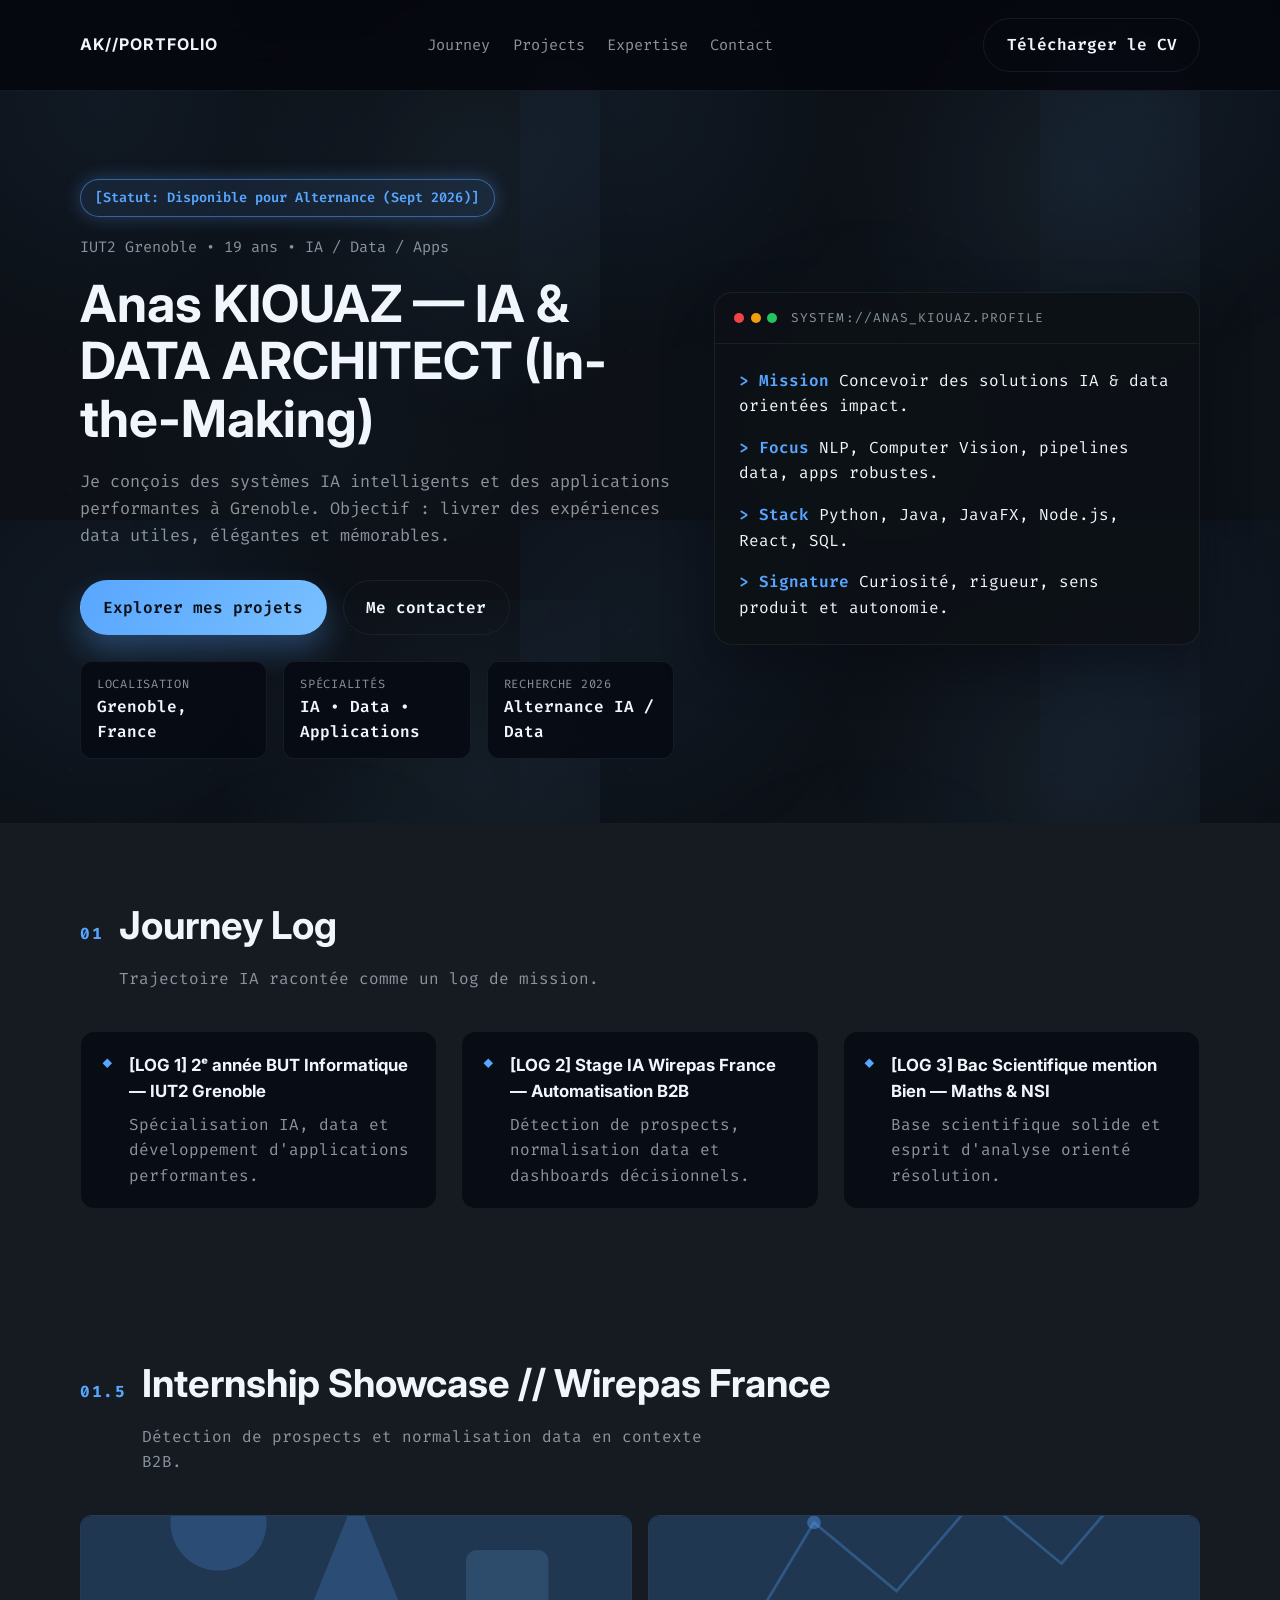
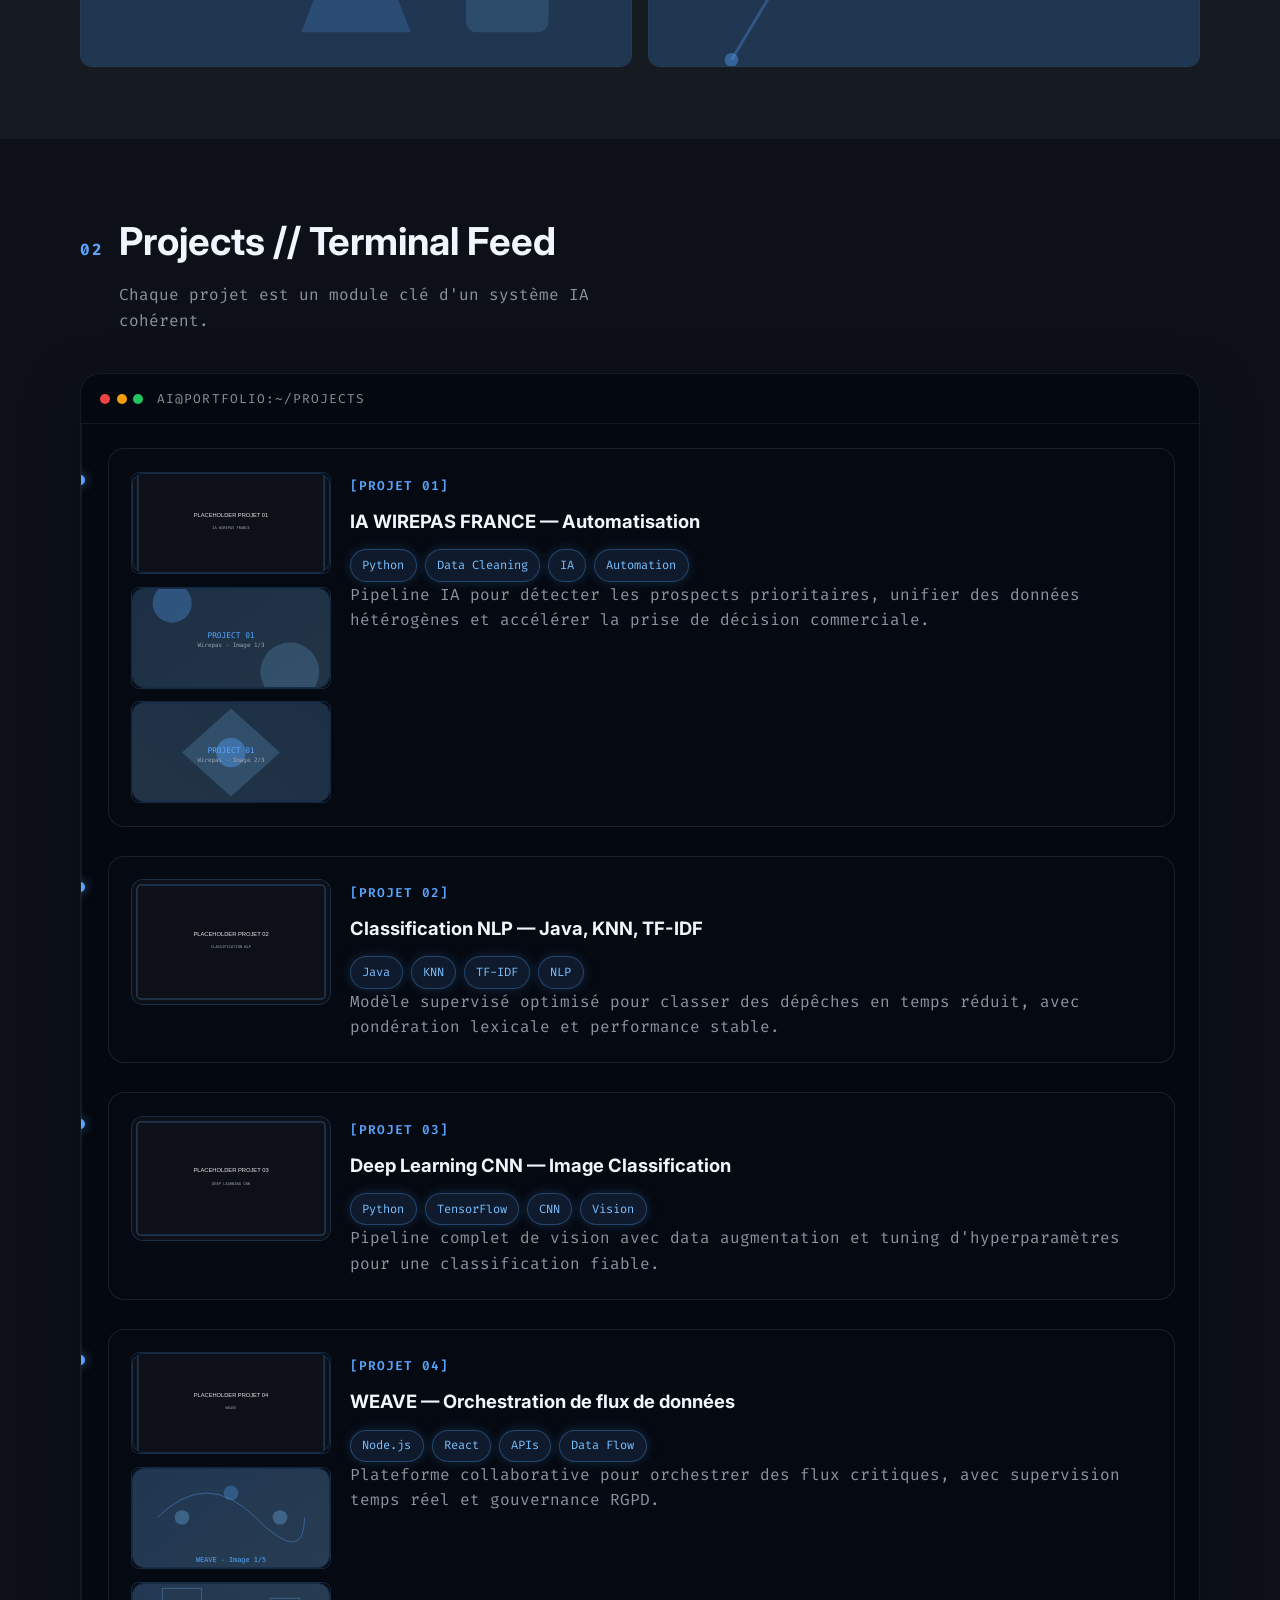
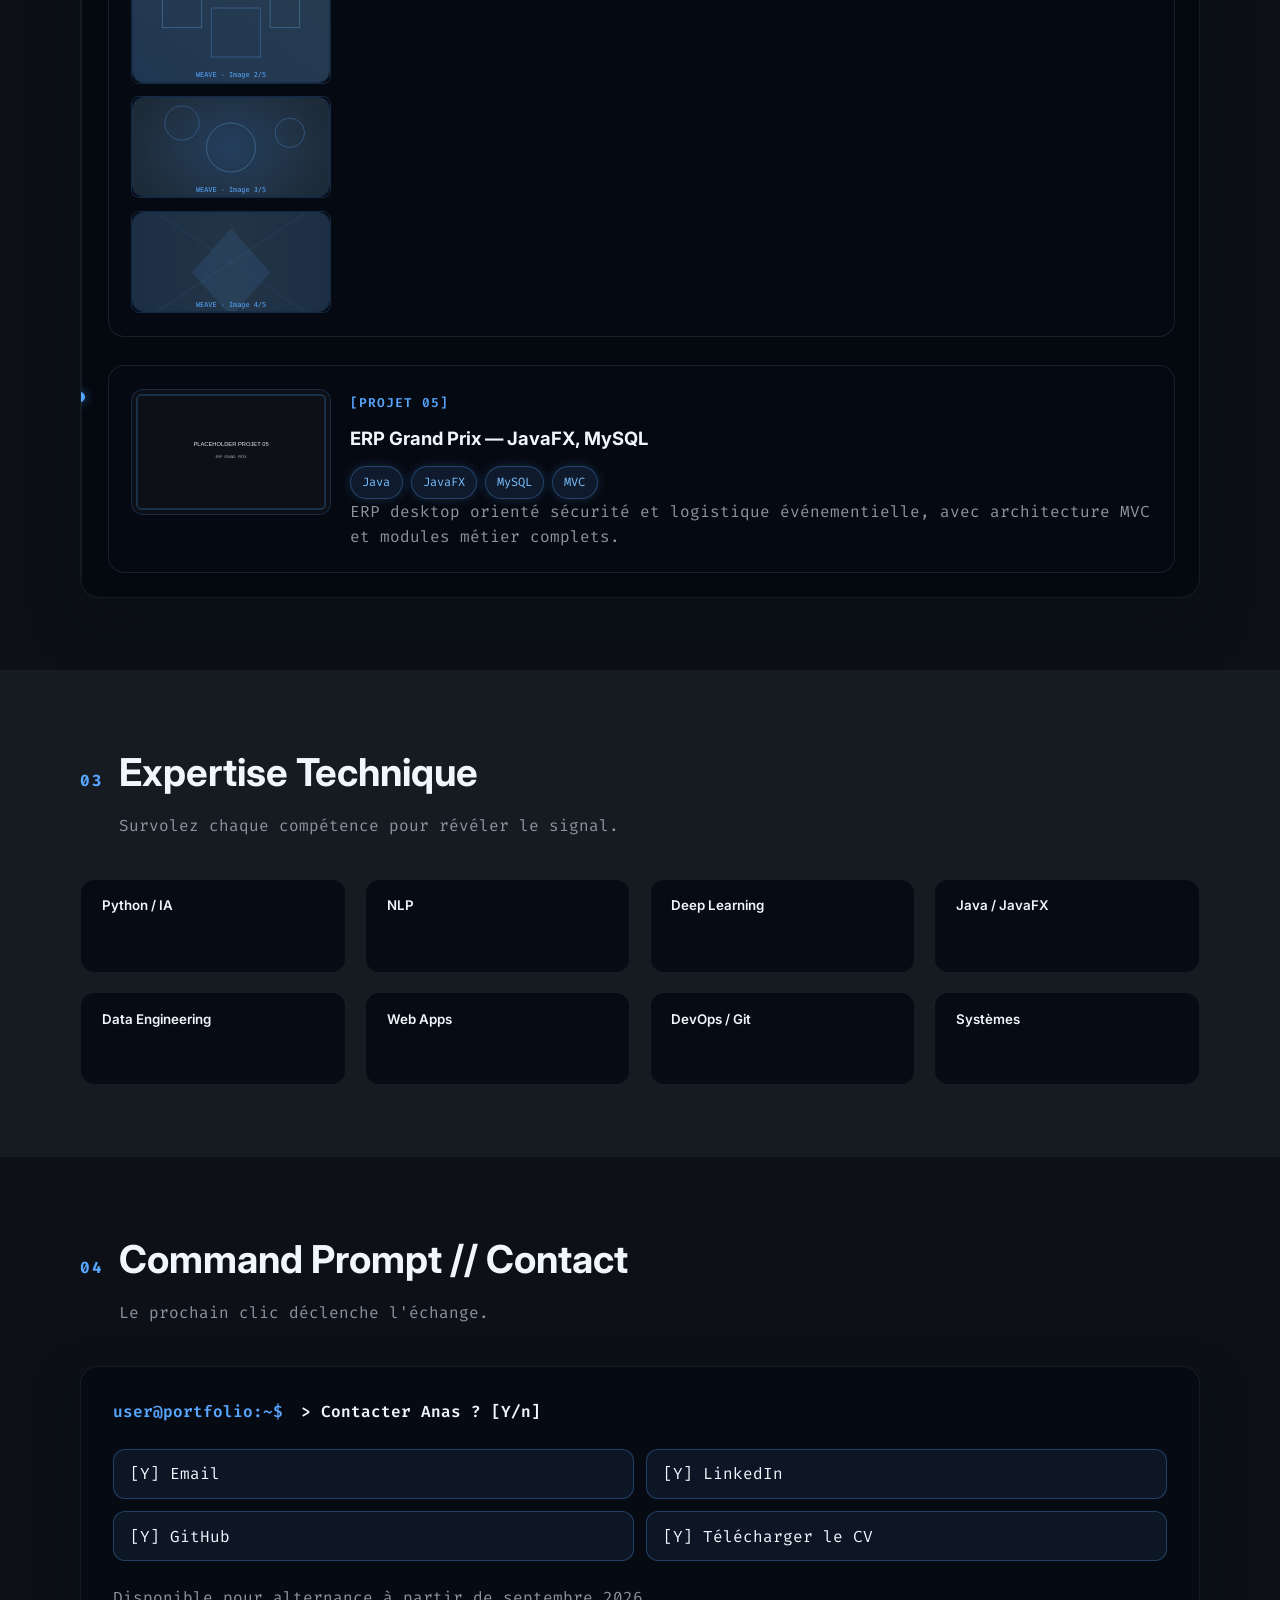
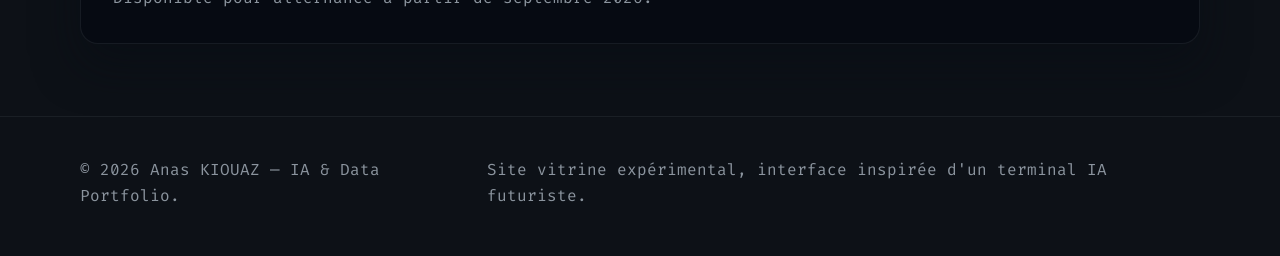
<file: index.html>
<!DOCTYPE html>
<html lang="fr">
  <head>
    <meta charset="UTF-8" />
    <meta name="viewport" content="width=device-width, initial-scale=1" />
    <title>Anas KIOUAZ — IA &amp; DATA ARCHITECT</title>
    <meta
      name="description"
      content="Portfolio futuriste d'Anas KIOUAZ, développeur IA, data et applications à Grenoble. Disponible pour une alternance en septembre 2026."
    />
    <link rel="preconnect" href="https://fonts.googleapis.com" />
    <link rel="preconnect" href="https://fonts.gstatic.com" crossorigin />
    <link
      href="https://fonts.googleapis.com/css2?family=Fira+Code:wght@400;500;600&family=Inter:wght@400;500;600;700&family=Roboto+Mono:wght@400;500;600&display=swap"
      rel="stylesheet"
    />
    <link rel="stylesheet" href="styles.css" />
  </head>
  <body>
    <header class="site-header">
      <div class="container nav">
        <a class="logo" href="#top">AK//portfolio</a>
        <nav class="nav-links">
          <a href="#journey">Journey</a>
          <a href="#projects">Projects</a>
          <a href="#expertise">Expertise</a>
          <a href="#contact">Contact</a>
        </nav>
        <a
          class="btn btn-outline"
          href="Anas_KIOUAZ_CV.txt"
          download="Anas_KIOUAZ_CV.txt"
          >Télécharger le CV</a>
      </div>
    </header>

    <main id="top">
      <section class="hero">
        <div class="container hero-grid">
          <div class="hero-content">
            <span class="status-pill">[Statut: Disponible pour Alternance (Sept 2026)]</span>
            <p class="hero-eyebrow">IUT2 Grenoble • 19 ans • IA / Data / Apps</p>
            <h1 class="hero-title">
              Anas KIOUAZ — IA &amp; DATA ARCHITECT (In-the-Making)
            </h1>
            <p class="hero-lead">
              Je conçois des systèmes IA intelligents et des applications
              performantes à Grenoble. Objectif : livrer des expériences data
              utiles, élégantes et mémorables.
            </p>
            <div class="cta-group">
              <a class="btn" href="#projects">Explorer mes projets</a>
              <a class="btn btn-outline" href="#contact">Me contacter</a>
            </div>
            <div class="hero-meta">
              <div class="meta-card">
                <span class="meta-label">Localisation</span>
                <span class="meta-value">Grenoble, France</span>
              </div>
              <div class="meta-card">
                <span class="meta-label">Spécialités</span>
                <span class="meta-value">IA • Data • Applications</span>
              </div>
              <div class="meta-card">
                <span class="meta-label">Recherche 2026</span>
                <span class="meta-value">Alternance IA / Data</span>
              </div>
            </div>
          </div>
          <div class="terminal-card">
            <div class="terminal-header">
              <div class="terminal-dots">
                <span></span><span></span><span></span>
              </div>
              <span>system://anas_kiouaz.profile</span>
            </div>
            <div class="terminal-body">
              <p><span class="terminal-label">&gt; Mission</span> Concevoir des solutions IA &amp; data orientées impact.</p>
              <p><span class="terminal-label">&gt; Focus</span> NLP, Computer Vision, pipelines data, apps robustes.</p>
              <p><span class="terminal-label">&gt; Stack</span> Python, Java, JavaFX, Node.js, React, SQL.</p>
              <p><span class="terminal-label">&gt; Signature</span> Curiosité, rigueur, sens produit et autonomie.</p>
            </div>
          </div>
        </div>
      </section>

      <section id="journey" class="section journey">
        <div class="container">
          <div class="section-header">
            <span class="section-index">01</span>
            <div>
              <h2>Journey Log</h2>
              <p class="section-subtitle">Trajectoire IA racontée comme un log de mission.</p>
            </div>
          </div>
          <div class="log-list">
            <div class="log-item">
              <span class="log-icon">◆</span>
              <div>
                <h3>[LOG 1] 2ᵉ année BUT Informatique — IUT2 Grenoble</h3>
                <p>Spécialisation IA, data et développement d'applications performantes.</p>
              </div>
            </div>
            <div class="log-item">
              <span class="log-icon">◆</span>
              <div>
                <h3>[LOG 2] Stage IA Wirepas France — Automatisation B2B</h3>
                <p>Détection de prospects, normalisation data et dashboards décisionnels.</p>
              </div>
            </div>
            <div class="log-item">
              <span class="log-icon">◆</span>
              <div>
                <h3>[LOG 3] Bac Scientifique mention Bien — Maths &amp; NSI</h3>
                <p>Base scientifique solide et esprit d'analyse orienté résolution.</p>
              </div>
            </div>
          </div>
        </div>
      </section>


       <section id="stage" class="section expertise">
         <div class="container">
           <div class="section-header">
             <span class="section-index">01.5</span>
             <div>
               <h2>Internship Showcase // Wirepas France</h2>
               <p class="section-subtitle">Détection de prospects et normalisation data en contexte B2B.</p>
             </div>
           </div>
           <div class="stage-gallery">
             <div class="stage-image">
               <img src="assets/placeholder_stage_01.svg" alt="Stage Wirepas - Image 1"/>
             </div>
             <div class="stage-image">
               <img src="assets/placeholder_stage_02.svg" alt="Stage Wirepas - Image 2"/>
             </div>
           </div>
         </div>
       </section>
      <section id="projects" class="section projects">
        <div class="container">
          <div class="section-header">
            <span class="section-index">02</span>
            <div>
              <h2>Projects // Terminal Feed</h2>
              <p class="section-subtitle">Chaque projet est un module clé d'un système IA cohérent.</p>
            </div>
          </div>
          <div class="terminal projects-terminal">
            <div class="terminal-header">
              <div class="terminal-dots">
                <span></span><span></span><span></span>
              </div>
              <span>ai@portfolio:~/projects</span>
            </div>
            <div class="terminal-body project-list">
              <article class="project-entry">
                <div class="project-media">
                  <div class="project-gallery">
                    <div class="gallery-image">
                      <img src="assets/placeholder_projets_01.svg" alt="Wirepas - Image 1"/>
                    </div>
                    <div class="gallery-image">
                      <img src="assets/placeholder_projets_01a.svg" alt="Wirepas - Image 2"/>
                    </div>
                    <div class="gallery-image">
                      <img src="assets/placeholder_projets_01b.svg" alt="Wirepas - Image 3"/>
                    </div>
                  </div>
                </div>
                <div class="project-content">
                  <span class="project-index">[PROJET 01]</span>
                  <h3>IA WIREPAS FRANCE — Automatisation</h3>
                  <div class="project-tags">
                    <span>Python</span><span>Data Cleaning</span><span>IA</span><span>Automation</span>
                  </div>
                  <p>
                    Pipeline IA pour détecter les prospects prioritaires, unifier des
                    données hétérogènes et accélérer la prise de décision commerciale.
                  </p>
                </div>
              </article>

              <article class="project-entry">
                <div class="project-media">
                  <img
                    src="assets/placeholder_projets_02.svg"
                    alt="Projet Classification NLP"
                  />
                </div>
                <div class="project-content">
                  <span class="project-index">[PROJET 02]</span>
                  <h3>Classification NLP — Java, KNN, TF-IDF</h3>
                  <div class="project-tags">
                    <span>Java</span><span>KNN</span><span>TF-IDF</span><span>NLP</span>
                  </div>
                  <p>
                    Modèle supervisé optimisé pour classer des dépêches en temps
                    réduit, avec pondération lexicale et performance stable.
                  </p>
                </div>
              </article>

              <article class="project-entry">
                <div class="project-media">
                  <img
                    src="assets/placeholder_projets_03.svg"
                    alt="Projet Deep Learning CNN"
                  />
                </div>
                <div class="project-content">
                  <span class="project-index">[PROJET 03]</span>
                  <h3>Deep Learning CNN — Image Classification</h3>
                  <div class="project-tags">
                    <span>Python</span><span>TensorFlow</span><span>CNN</span><span>Vision</span>
                  </div>
                  <p>
                    Pipeline complet de vision avec data augmentation et tuning
                    d'hyperparamètres pour une classification fiable.
                  </p>
                </div>
              </article>

              <article class="project-entry">
                <div class="project-media">
                  <div class="project-gallery">
                    <div class="gallery-image">
                      <img src="assets/placeholder_projets_04.svg" alt="WEAVE - Image 1"/>
                    </div>
                    <div class="gallery-image">
                      <img src="assets/placeholder_projets_04a.svg" alt="WEAVE - Image 2"/>
                    </div>
                    <div class="gallery-image">
                      <img src="assets/placeholder_projets_04b.svg" alt="WEAVE - Image 3"/>
                    </div>
                    <div class="gallery-image">
                      <img src="assets/placeholder_projets_04c.svg" alt="WEAVE - Image 4"/>
                    </div>
                    <div class="gallery-image">
                      <img src="assets/placeholder_projets_04d.svg" alt="WEAVE - Image 5"/>
                    </div>
                  </div>
                </div>
                <div class="project-content">
                  <span class="project-index">[PROJET 04]</span>
                  <h3>WEAVE — Orchestration de flux de données</h3>
                  <div class="project-tags">
                    <span>Node.js</span><span>React</span><span>APIs</span><span>Data Flow</span>
                  </div>
                  <p>
                    Plateforme collaborative pour orchestrer des flux critiques, avec
                    supervision temps réel et gouvernance RGPD.
                  </p>
                </div>
              </article>

              <article class="project-entry">
                <div class="project-media">
                  <img
                    src="assets/placeholder_projets_05.svg"
                    alt="Projet ERP Grand Prix"
                  />
                </div>
                <div class="project-content">
                  <span class="project-index">[PROJET 05]</span>
                  <h3>ERP Grand Prix — JavaFX, MySQL</h3>
                  <div class="project-tags">
                    <span>Java</span><span>JavaFX</span><span>MySQL</span><span>MVC</span>
                  </div>
                  <p>
                    ERP desktop orienté sécurité et logistique événementielle, avec
                    architecture MVC et modules métier complets.
                  </p>
                </div>
              </article>
            </div>
          </div>
        </div>
      </section>

      <section id="expertise" class="section expertise">
        <div class="container">
          <div class="section-header">
            <span class="section-index">03</span>
            <div>
              <h2>Expertise Technique</h2>
              <p class="section-subtitle">Survolez chaque compétence pour révéler le signal.</p>
            </div>
          </div>
          <div class="skills-grid">
            <button
              class="skill-item"
              type="button"
              aria-label="Détails compétence Python et IA"
              aria-describedby="skill-python-detail"
            >
              <span class="skill-title">Python / IA</span>
              <span class="skill-detail" id="skill-python-detail"
                >Python ⚡ 90% — ML, data pipelines, automatisation.</span
              >
            </button>
            <button
              class="skill-item"
              type="button"
              aria-label="Détails compétence NLP"
              aria-describedby="skill-nlp-detail"
            >
              <span class="skill-title">NLP</span>
              <span class="skill-detail" id="skill-nlp-detail"
                >TF-IDF, embeddings, classification supervisée.</span
              >
            </button>
            <button
              class="skill-item"
              type="button"
              aria-label="Détails compétence Deep Learning"
              aria-describedby="skill-dl-detail"
            >
              <span class="skill-title">Deep Learning</span>
              <span class="skill-detail" id="skill-dl-detail"
                >CNN, data augmentation, TensorFlow/Keras.</span
              >
            </button>
            <button
              class="skill-item"
              type="button"
              aria-label="Détails compétence Java et JavaFX"
              aria-describedby="skill-java-detail"
            >
              <span class="skill-title">Java / JavaFX</span>
              <span class="skill-detail" id="skill-java-detail"
                >POO avancée, MVC, interfaces desktop robustes.</span
              >
            </button>
            <button
              class="skill-item"
              type="button"
              aria-label="Détails compétence Data Engineering"
              aria-describedby="skill-data-detail"
            >
              <span class="skill-title">Data Engineering</span>
              <span class="skill-detail" id="skill-data-detail"
                >SQL, normalisation, qualité des données.</span
              >
            </button>
            <button
              class="skill-item"
              type="button"
              aria-label="Détails compétence Web Apps"
              aria-describedby="skill-web-detail"
            >
              <span class="skill-title">Web Apps</span>
              <span class="skill-detail" id="skill-web-detail"
                >React, Node.js, API design, UI/UX.</span
              >
            </button>
            <button
              class="skill-item"
              type="button"
              aria-label="Détails compétence DevOps et Git"
              aria-describedby="skill-devops-detail"
            >
              <span class="skill-title">DevOps / Git</span>
              <span class="skill-detail" id="skill-devops-detail"
                >GitHub, CI/CD, workflows propres.</span
              >
            </button>
            <button
              class="skill-item"
              type="button"
              aria-label="Détails compétence Systèmes"
              aria-describedby="skill-systems-detail"
            >
              <span class="skill-title">Systèmes</span>
              <span class="skill-detail" id="skill-systems-detail"
                >Linux, réseaux, sécurité applicative.</span
              >
            </button>
          </div>
        </div>
      </section>

      <section id="contact" class="section contact">
        <div class="container">
          <div class="section-header">
            <span class="section-index">04</span>
            <div>
              <h2>Command Prompt // Contact</h2>
              <p class="section-subtitle">Le prochain clic déclenche l'échange.</p>
            </div>
          </div>
          <div class="command-card">
            <div class="prompt-line">
              user@portfolio:~$ <span>&gt; Contacter Anas ? [Y/n]</span>
            </div>
            <div class="command-actions">
              <a class="command-link" href="mailto:anas.kiouaz@gmail.com">[Y] Email</a>
              <a
                class="command-link"
                href="https://www.linkedin.com/in/anas-kiouaz-060689387/"
                target="_blank"
                rel="noreferrer"
                >[Y] LinkedIn</a>
              <a
                class="command-link"
                href="https://github.com/anaskiouaz"
                target="_blank"
                rel="noreferrer"
                >[Y] GitHub</a>
              <a
                class="command-link"
                href="Anas_KIOUAZ_CV.txt"
                download="Anas_KIOUAZ_CV.txt"
                >[Y] Télécharger le CV</a>
            </div>
            <p class="command-note">Disponible pour alternance à partir de septembre 2026.</p>
          </div>
        </div>
      </section>
    </main>

    <footer class="site-footer">
      <div class="container footer-content">
        <p>© <span id="year"></span> Anas KIOUAZ — IA &amp; Data Portfolio.</p>
        <p>Site vitrine expérimental, interface inspirée d'un terminal IA futuriste.</p>
      </div>
    </footer>

    <script src="script.js"></script>
  </body>
</html>
</file>
<file: styles.css>
:root {
  color-scheme: dark;
  --bg: #0d1117;
  --bg-alt: #161b22;
  --card: rgba(13, 17, 23, 0.95);
  --text: #f0f6fc;
  --muted: #8b949e;
  --accent: #58a6ff;
  --accent-2: #79c0ff;
  --accent-3: #1f6feb;
  --border: rgba(48, 54, 61, 0.4);
  --glow: 0 0 20px rgba(88, 166, 255, 0.3);
  --font-mono: "Fira Code", "Roboto Mono", monospace;
  --font-sans: "Inter", "Poppins", sans-serif;
}

* {
  box-sizing: border-box;
  margin: 0;
  padding: 0;
}

html {
  scroll-behavior: smooth;
}

body {
  font-family: var(--font-mono);
  background: var(--bg);
  color: var(--text);
  line-height: 1.6;
  min-height: 100vh;
  position: relative;
  overflow-x: hidden;
}

body::before,
body::after {
  content: "";
  position: fixed;
  inset: 0;
  pointer-events: none;
  z-index: -2;
}

body::before {
  background-image:
    radial-gradient(circle, rgba(88, 166, 255, 0.08) 1px, transparent 1px),
    radial-gradient(circle at 20% 20%, rgba(88, 166, 255, 0.1), transparent 45%),
    radial-gradient(circle at 80% 30%, rgba(121, 192, 255, 0.12), transparent 40%);
  background-size: 140px 140px, 520px 520px, 600px 600px;
  animation: float-grid 40s linear infinite;
  opacity: 0.6;
}

body::after {
  background-image:
    radial-gradient(circle, rgba(88, 166, 255, 0.06) 1px, transparent 1px),
    radial-gradient(circle at 60% 80%, rgba(121, 192, 255, 0.08), transparent 45%);
  background-size: 180px 180px, 540px 540px;
  animation: float-grid-reverse 55s linear infinite;
  opacity: 0.4;
  z-index: -1;
}

a {
  color: inherit;
  text-decoration: none;
}

img {
  max-width: 100%;
  display: block;
}

.container {
  width: min(1120px, 92%);
  margin: 0 auto;
}

.site-header {
  position: sticky;
  top: 0;
  z-index: 10;
  background: rgba(5, 7, 13, 0.85);
  backdrop-filter: blur(18px);
  border-bottom: 1px solid var(--border);
}

.nav {
  display: flex;
  align-items: center;
  justify-content: space-between;
  gap: 1rem;
  padding: 1.1rem 0;
}

.logo {
  font-family: var(--font-sans);
  font-weight: 700;
  letter-spacing: 0.06em;
  text-transform: uppercase;
}

.nav-links {
  display: none;
  gap: 1.4rem;
  font-size: 0.95rem;
  color: var(--muted);
}

.nav-links a:hover,
.nav-links a:focus-visible {
  color: var(--text);
}

.btn {
  display: inline-flex;
  align-items: center;
  justify-content: center;
  padding: 0.85rem 1.4rem;
  border-radius: 999px;
  background: linear-gradient(120deg, var(--accent), var(--accent-2));
  color: #0d1117;
  font-weight: 600;
  border: 1px solid transparent;
  box-shadow: 0 16px 30px rgba(88, 166, 255, 0.3);
  transition: transform 0.2s ease, box-shadow 0.2s ease, border 0.2s ease;
}

.btn:hover,
.btn:focus-visible {
  transform: translateY(-2px);
  box-shadow: 0 18px 40px rgba(88, 166, 255, 0.4);
}

.btn-outline {
  background: transparent;
  border: 1px solid var(--border);
  color: var(--text);
  box-shadow: none;
}

.btn-outline:hover,
.btn-outline:focus-visible {
  border-color: var(--accent);
  color: var(--accent);
  box-shadow: var(--glow);
}

.hero {
  padding: 5.5rem 0 4rem;
}

.hero-grid {
  display: grid;
  gap: 2.5rem;
}

.status-pill {
  display: inline-flex;
  padding: 0.45rem 0.9rem;
  border-radius: 999px;
  border: 1px solid rgba(88, 166, 255, 0.5);
  color: var(--accent);
  background: rgba(88, 166, 255, 0.1);
  font-size: 0.85rem;
  font-weight: 600;
  box-shadow: 0 0 18px rgba(88, 166, 255, 0.3);
  transition: box-shadow 0.2s ease, transform 0.2s ease;
}

.status-pill:hover,
.status-pill:focus-visible {
  transform: translateY(-1px);
  box-shadow: 0 0 26px rgba(88, 166, 255, 0.5);
}

.hero-eyebrow {
  margin-top: 1.1rem;
  color: var(--muted);
  font-size: 0.95rem;
}

.hero-title {
  font-family: var(--font-sans);
  font-size: clamp(2.2rem, 4vw, 3.6rem);
  line-height: 1.12;
  margin: 1rem 0 1.3rem;
  position: relative;
}

.hero-title.glitch::before,
.hero-title.glitch::after {
  content: attr(data-glitch);
  position: absolute;
  left: 0;
  top: 0;
  width: 100%;
  opacity: 0.8;
  pointer-events: none;
}

.hero-title.glitch::before {
  color: var(--accent);
  transform: translate(2px, -2px);
  animation: glitch-slice 1.1s steps(2, end) 1;
}

.hero-title.glitch::after {
  color: var(--accent-2);
  transform: translate(-2px, 2px);
  animation: glitch-slice 1.1s steps(2, end) 1 reverse;
}

.hero-lead {
  color: var(--muted);
  font-size: 1.05rem;
}

.cta-group {
  display: flex;
  flex-wrap: wrap;
  gap: 1rem;
  margin: 2rem 0 1.6rem;
}

.hero-meta {
  display: grid;
  gap: 1rem;
  margin-top: 1.4rem;
}

.meta-card {
  padding: 0.8rem 1rem;
  border-radius: 12px;
  border: 1px solid var(--border);
  background: rgba(6, 10, 18, 0.85);
}

.meta-label {
  display: block;
  font-size: 0.75rem;
  color: var(--muted);
  text-transform: uppercase;
  letter-spacing: 0.06em;
}

.meta-value {
  font-weight: 600;
  margin-top: 0.3rem;
}

.terminal-card {
  border: 1px solid var(--border);
  border-radius: 18px;
  background: var(--card);
  box-shadow: 0 20px 45px rgba(8, 12, 20, 0.6);
  overflow: hidden;
}

.terminal-header {
  display: flex;
  align-items: center;
  gap: 0.9rem;
  padding: 0.9rem 1.2rem;
  border-bottom: 1px solid var(--border);
  color: var(--muted);
  font-size: 0.8rem;
  text-transform: uppercase;
  letter-spacing: 0.08em;
}

.terminal-dots {
  display: flex;
  gap: 0.4rem;
}

.terminal-dots span {
  width: 10px;
  height: 10px;
  border-radius: 999px;
  background: rgba(255, 255, 255, 0.2);
}

.terminal-dots span:nth-child(1) {
  background: #ef4444;
}

.terminal-dots span:nth-child(2) {
  background: #f59e0b;
}

.terminal-dots span:nth-child(3) {
  background: #22c55e;
}

.terminal-body {
  padding: 1.5rem;
  display: grid;
  gap: 1rem;
}

.terminal-label {
  color: var(--accent);
  font-weight: 600;
}

.section {
  padding: 4.5rem 0;
}

.section-header {
  display: flex;
  align-items: baseline;
  gap: 1rem;
  margin-bottom: 2.5rem;
}

.section-index {
  color: var(--accent);
  font-weight: 700;
  letter-spacing: 0.1em;
}

.section-header h2 {
  font-family: var(--font-sans);
  font-size: clamp(1.8rem, 3vw, 2.4rem);
}

.section-subtitle {
  color: var(--muted);
  margin-top: 0.6rem;
  max-width: 560px;
}

.journey {
  background: var(--bg-alt);
}

.log-list {
  display: grid;
  gap: 1.5rem;
}

.log-item {
  display: grid;
  grid-template-columns: auto 1fr;
  gap: 1rem;
  padding: 1.2rem 1.3rem;
  border-radius: 14px;
  border: 1px solid var(--border);
  background: rgba(6, 10, 18, 0.82);
}

.log-icon {
  color: var(--accent);
  font-size: 1.1rem;
  line-height: 1.2;
}

.log-item h3 {
  font-family: var(--font-sans);
  font-size: 1.05rem;
  margin-bottom: 0.4rem;
}

.log-item p {
  color: var(--muted);
}

.projects {
  background: var(--bg);
}

.projects-terminal {
  border: 1px solid var(--border);
  border-radius: 20px;
  overflow: hidden;
  background: rgba(4, 8, 15, 0.9);
  box-shadow: 0 20px 50px rgba(8, 12, 20, 0.55);
}

.project-list {
  --timeline-padding: 1.6rem;
  --timeline-offset: calc(var(--timeline-padding) + 0.5rem);
  display: grid;
  gap: 1.8rem;
  border-left: 1px solid var(--border);
  padding-left: var(--timeline-padding);
}

.project-entry {
  display: grid;
  gap: 1.2rem;
  padding: 1.4rem;
  border-radius: 16px;
  border: 1px solid rgba(148, 163, 184, 0.15);
  background: rgba(6, 10, 18, 0.85);
  position: relative;
  transition: transform 0.2s ease, box-shadow 0.2s ease, border 0.2s ease;
}

.project-entry::before {
  content: "";
  position: absolute;
  left: calc(-1 * var(--timeline-offset));
  top: 1.6rem;
  width: 10px;
  height: 10px;
  border-radius: 50%;
  background: var(--accent);
  box-shadow: 0 0 12px rgba(88, 166, 255, 0.6);
}

.project-entry:hover,
.project-entry:focus-within {
  transform: translateY(-3px);
  border-color: rgba(88, 166, 255, 0.5);
  box-shadow: 0 18px 38px rgba(88, 166, 255, 0.15);
}

.project-media img {
  border-radius: 12px;
  border: 1px solid rgba(88, 166, 255, 0.2);
  background: rgba(88, 166, 255, 0.05);
}

.project-gallery {
  display: grid;
  grid-template-columns: repeat(auto-fit, minmax(120px, 1fr));
  gap: 0.8rem;
  width: 100%;
}

.gallery-image {
  position: relative;
  border-radius: 8px;
  border: 1px solid rgba(88, 166, 255, 0.2);
  overflow: hidden;
  cursor: pointer;
  transition: transform 0.2s ease, border 0.2s ease, box-shadow 0.2s ease;
}

.gallery-image img {
  width: 100%;
  height: 100px;
  object-fit: cover;
  display: block;
}

.gallery-image:hover {
  transform: scale(1.05);
  border-color: rgba(88, 166, 255, 0.5);
  box-shadow: 0 0 12px rgba(88, 166, 255, 0.2);
}

.stage-gallery {
  display: grid;
  grid-template-columns: repeat(auto-fit, minmax(200px, 1fr));
  gap: 1rem;
  width: 100%;
}

.stage-image {
  position: relative;
  border-radius: 12px;
  border: 1px solid rgba(88, 166, 255, 0.2);
  overflow: hidden;
  background: rgba(88, 166, 255, 0.05);
  transition: transform 0.2s ease, border 0.2s ease, box-shadow 0.2s ease;
}

.stage-image img {
  width: 100%;
  height: 150px;
  object-fit: cover;
  display: block;
}

.stage-image:hover {
  transform: translateY(-4px);
  border-color: rgba(88, 166, 255, 0.5);
  box-shadow: 0 8px 20px rgba(88, 166, 255, 0.2);
}

.project-index {
  color: var(--accent);
  font-weight: 600;
  font-size: 0.8rem;
  letter-spacing: 0.08em;
}

.project-content h3 {
  font-family: var(--font-sans);
  font-size: 1.15rem;
  margin: 0.6rem 0 0.8rem;
}

.project-content p {
  color: var(--muted);
}

.project-tags {
  display: flex;
  flex-wrap: wrap;
  gap: 0.5rem;
}

.project-tags span {
  padding: 0.35rem 0.7rem;
  border-radius: 999px;
  background: rgba(88, 166, 255, 0.12);
  color: #79c0ff;
  font-size: 0.75rem;
  border: 1px solid rgba(88, 166, 255, 0.3);
  box-shadow: 0 0 12px rgba(88, 166, 255, 0.2);
}

.expertise {
  background: var(--bg-alt);
}

.skills-grid {
  display: grid;
  gap: 1.2rem;
}

.skill-item {
  border: 1px solid var(--border);
  border-radius: 14px;
  background: rgba(6, 10, 18, 0.9);
  padding: 1.1rem 1.3rem;
  text-align: left;
  color: inherit;
  cursor: pointer;
  display: grid;
  gap: 0.5rem;
  transition: transform 0.2s ease, border 0.2s ease, box-shadow 0.2s ease;
}

.skill-item:hover,
.skill-item:focus-visible {
  transform: translateY(-2px);
  border-color: rgba(88, 166, 255, 0.55);
  box-shadow: 0 0 20px rgba(88, 166, 255, 0.25);
}

.skill-title {
  font-family: var(--font-sans);
  font-weight: 600;
}

.skill-detail {
  color: var(--muted);
  font-size: 0.9rem;
  opacity: 0;
  transform: translateY(6px);
  transition: opacity 0.2s ease, transform 0.2s ease;
}

.skill-item:hover .skill-detail,
.skill-item:focus-visible .skill-detail,
.skill-item:focus-within .skill-detail {
  opacity: 1;
  transform: translateY(0);
}

.contact {
  background: var(--bg);
}

.command-card {
  border-radius: 18px;
  border: 1px solid var(--border);
  background: rgba(6, 10, 18, 0.9);
  padding: 2rem;
  display: grid;
  gap: 1.5rem;
  box-shadow: 0 20px 45px rgba(8, 12, 20, 0.55);
}

.prompt-line {
  color: var(--accent);
  font-weight: 600;
  font-size: 1rem;
}

.prompt-line span {
  color: var(--text);
  margin-left: 0.5rem;
}

.command-actions {
  display: grid;
  gap: 0.8rem;
}

.command-link {
  border: 1px solid rgba(88, 166, 255, 0.3);
  border-radius: 12px;
  padding: 0.7rem 1rem;
  color: var(--text);
  background: rgba(88, 166, 255, 0.08);
  transition: border 0.2s ease, box-shadow 0.2s ease, color 0.2s ease;
}

.command-link:hover,
.command-link:focus-visible {
  border-color: var(--accent);
  box-shadow: var(--glow);
  color: var(--accent);
}

.command-note {
  color: var(--muted);
}

.site-footer {
  padding: 2.5rem 0 3rem;
  border-top: 1px solid var(--border);
  color: var(--muted);
}

.footer-content {
  display: flex;
  flex-direction: column;
  gap: 0.4rem;
}

@media (min-width: 768px) {
  .nav-links {
    display: flex;
  }

  .hero-grid {
    grid-template-columns: 1.1fr 0.9fr;
    align-items: center;
  }

  .hero-meta {
    grid-template-columns: repeat(3, 1fr);
  }

  .log-list {
    grid-template-columns: repeat(2, minmax(0, 1fr));
  }

  .project-entry {
    grid-template-columns: 200px 1fr;
    align-items: start;
  }

  .skills-grid {
    grid-template-columns: repeat(2, minmax(0, 1fr));
  }

  .command-actions {
    grid-template-columns: repeat(2, minmax(0, 1fr));
  }

  .footer-content {
    flex-direction: row;
    justify-content: space-between;
  }
}

@media (min-width: 1100px) {
  .log-list {
    grid-template-columns: repeat(3, minmax(0, 1fr));
  }

  .skills-grid {
    grid-template-columns: repeat(4, minmax(0, 1fr));
  }
}

@media (prefers-reduced-motion: reduce) {
  html {
    scroll-behavior: auto;
  }

  *,
  *::before,
  *::after {
    animation-duration: 0.001ms !important;
    animation-iteration-count: 1 !important;
    transition-duration: 0.001ms !important;
  }
}

@media (hover: none) {
  .skill-detail {
    opacity: 1;
    transform: translateY(0);
  }
}

@keyframes glitch-slice {
  0% {
    clip-path: inset(0 0 90% 0);
  }
  20% {
    clip-path: inset(10% 0 60% 0);
  }
  40% {
    clip-path: inset(40% 0 30% 0);
  }
  60% {
    clip-path: inset(70% 0 10% 0);
  }
  80% {
    clip-path: inset(30% 0 50% 0);
  }
  100% {
    clip-path: inset(0 0 90% 0);
  }
}

@keyframes float-grid {
  0% {
    transform: translate3d(0, 0, 0);
  }
  50% {
    transform: translate3d(-40px, 30px, 0);
  }
  100% {
    transform: translate3d(0, 0, 0);
  }
}

@keyframes float-grid-reverse {
  0% {
    transform: translate3d(0, 0, 0);
  }
  50% {
    transform: translate3d(40px, -30px, 0);
  }
  100% {
    transform: translate3d(0, 0, 0);
  }
}
</file>
